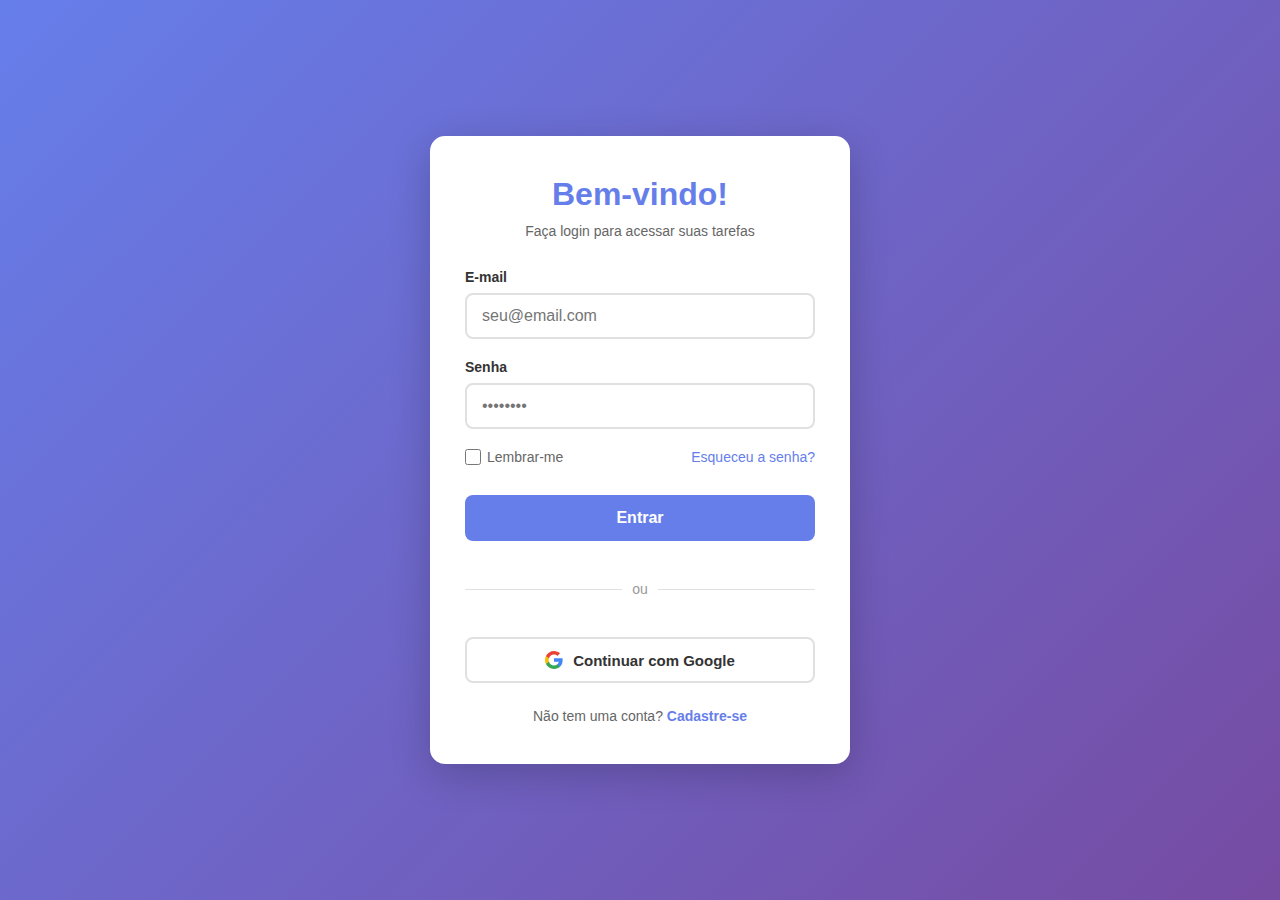
<file: frontend-development/client/index.html>
<!DOCTYPE html>
<html lang="pt-BR">
<head>
    <meta charset="UTF-8">
    <meta name="viewport" content="width=device-width, initial-scale=1.0">
    <title>Login - Todo List</title>
    <link rel="stylesheet" href="src/content/login/login.css">
</head>
<body>
    <header>

    </header>
    <div class="login-container">
        <div class="login-box">
            <h1>Bem-vindo!</h1>
            <p class="subtitle">Faça login para acessar suas tarefas</p>
            
            <form id="login-form">
                <div class="input-group">
                    <label for="email">E-mail</label>
                    <input 
                        type="email" 
                        id="email" 
                        placeholder="seu@email.com" 
                        required
                    >
                </div>

                <div class="input-group">
                    <label for="password">Senha</label>
                    <input 
                        type="password" 
                        id="password" 
                        placeholder="••••••••" 
                        required
                    >
                </div>

                <div class="options">
                    <label class="remember-me">
                        <input type="checkbox" id="remember">
                        <span>Lembrar-me</span>
                    </label>
                    <a href="#" class="forgot-password">Esqueceu a senha?</a>
                </div>

                <button type="submit" class="login-btn">Entrar</button>

                <div class="divider">
                    <span>ou</span>
                </div>

                <button type="button" class="google-btn">
                    <svg width="18" height="18" viewBox="0 0 18 18">
                        <path fill="#4285F4" d="M17.64 9.2c0-.637-.057-1.251-.164-1.84H9v3.481h4.844c-.209 1.125-.843 2.078-1.796 2.717v2.258h2.908c1.702-1.567 2.684-3.874 2.684-6.615z"/>
                        <path fill="#34A853" d="M9 18c2.43 0 4.467-.806 5.956-2.184l-2.908-2.258c-.806.54-1.837.86-3.048.86-2.344 0-4.328-1.584-5.036-3.711H.957v2.332C2.438 15.983 5.482 18 9 18z"/>
                        <path fill="#FBBC05" d="M3.964 10.707c-.18-.54-.282-1.117-.282-1.707s.102-1.167.282-1.707V4.961H.957C.347 6.175 0 7.55 0 9s.348 2.825.957 4.039l3.007-2.332z"/>
                        <path fill="#EA4335" d="M9 3.58c1.321 0 2.508.454 3.44 1.345l2.582-2.58C13.463.891 11.426 0 9 0 5.482 0 2.438 2.017.957 4.961L3.964 7.29C4.672 5.163 6.656 3.58 9 3.58z"/>
                    </svg>
                    Continuar com Google
                </button>
            </form>

            <p class="signup-link">
                Não tem uma conta? <a href="src/content/signup/signup.html">Cadastre-se</a>
            </p>
        </div>
    </div>

    <script src="src/content/login/login.js"></script>
</body>
</html>
</file>
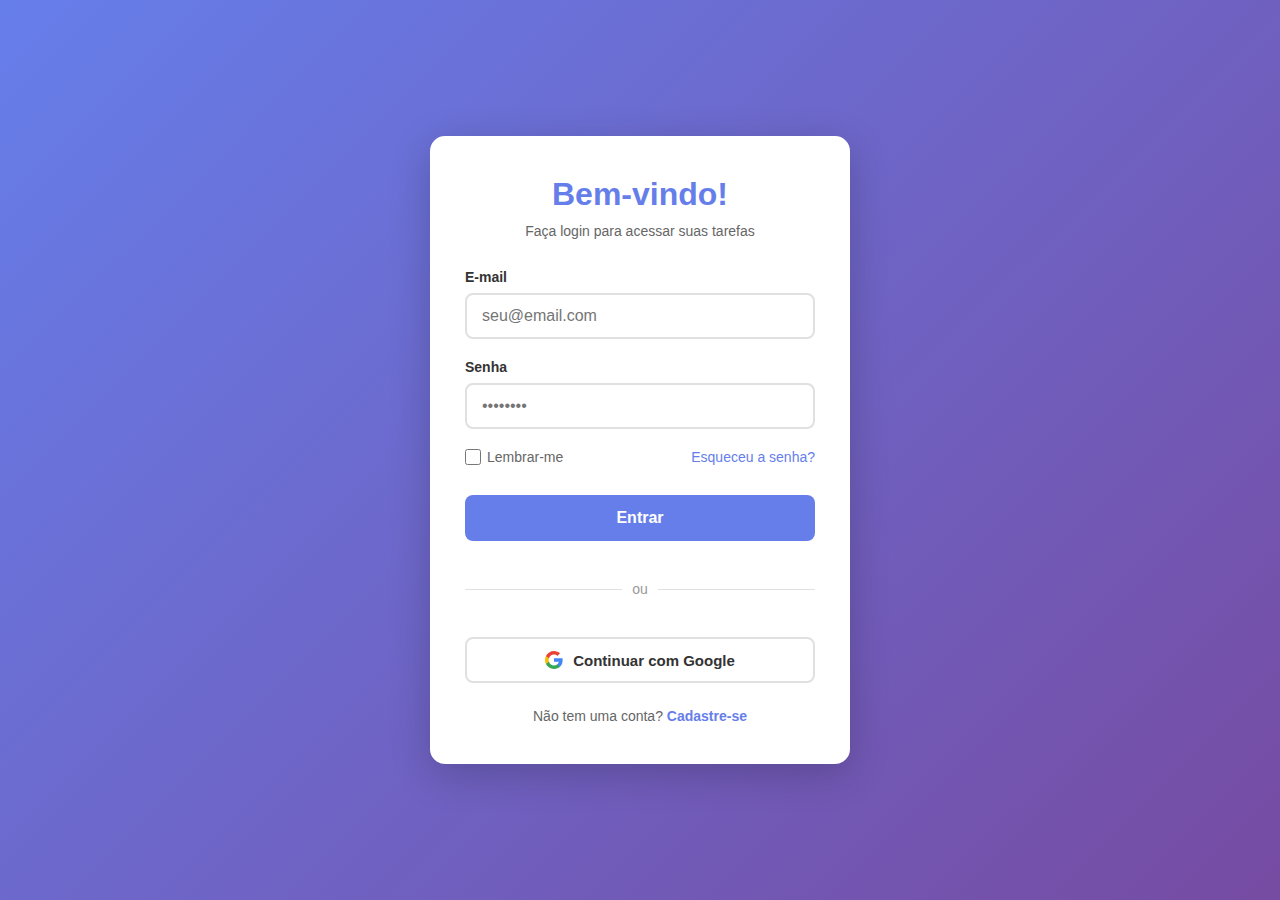
<file: frontend-development/client/src/content/login/login.html>
<!DOCTYPE html>
<html lang="pt-BR">
<head>
    <meta charset="UTF-8">
    <meta name="viewport" content="width=device-width, initial-scale=1.0">
    <title>Login - Todo List</title>
    <link rel="stylesheet" href="login.css">
</head>
<body>
    <div class="login-container">
        <div class="login-box">
            <h1>Bem-vindo!</h1>
            <p class="subtitle">Faça login para acessar suas tarefas</p>
            
            <form id="login-form">
                <div class="input-group">
                    <label for="email">E-mail</label>
                    <input 
                        type="email" 
                        id="email" 
                        placeholder="seu@email.com" 
                        required
                    >
                </div>

                <div class="input-group">
                    <label for="password">Senha</label>
                    <input 
                        type="password" 
                        id="password" 
                        placeholder="••••••••" 
                        required
                    >
                </div>

                <div class="options">
                    <label class="remember-me">
                        <input type="checkbox" id="remember">
                        <span>Lembrar-me</span>
                    </label>
                    <a href="#" class="forgot-password">Esqueceu a senha?</a>
                </div>

                <button type="submit" class="login-btn">Entrar</button>

                <div class="divider">
                    <span>ou</span>
                </div>

                <button type="button" class="google-btn">
                    <svg width="18" height="18" viewBox="0 0 18 18">
                        <path fill="#4285F4" d="M17.64 9.2c0-.637-.057-1.251-.164-1.84H9v3.481h4.844c-.209 1.125-.843 2.078-1.796 2.717v2.258h2.908c1.702-1.567 2.684-3.874 2.684-6.615z"/>
                        <path fill="#34A853" d="M9 18c2.43 0 4.467-.806 5.956-2.184l-2.908-2.258c-.806.54-1.837.86-3.048.86-2.344 0-4.328-1.584-5.036-3.711H.957v2.332C2.438 15.983 5.482 18 9 18z"/>
                        <path fill="#FBBC05" d="M3.964 10.707c-.18-.54-.282-1.117-.282-1.707s.102-1.167.282-1.707V4.961H.957C.347 6.175 0 7.55 0 9s.348 2.825.957 4.039l3.007-2.332z"/>
                        <path fill="#EA4335" d="M9 3.58c1.321 0 2.508.454 3.44 1.345l2.582-2.58C13.463.891 11.426 0 9 0 5.482 0 2.438 2.017.957 4.961L3.964 7.29C4.672 5.163 6.656 3.58 9 3.58z"/>
                    </svg>
                    Continuar com Google
                </button>
            </form>

            <p class="signup-link">
                Não tem uma conta? <a href="#">Cadastre-se</a>
            </p>
        </div>
    </div>

    <script src="login.js"></script>
</body>
</html>
</file>
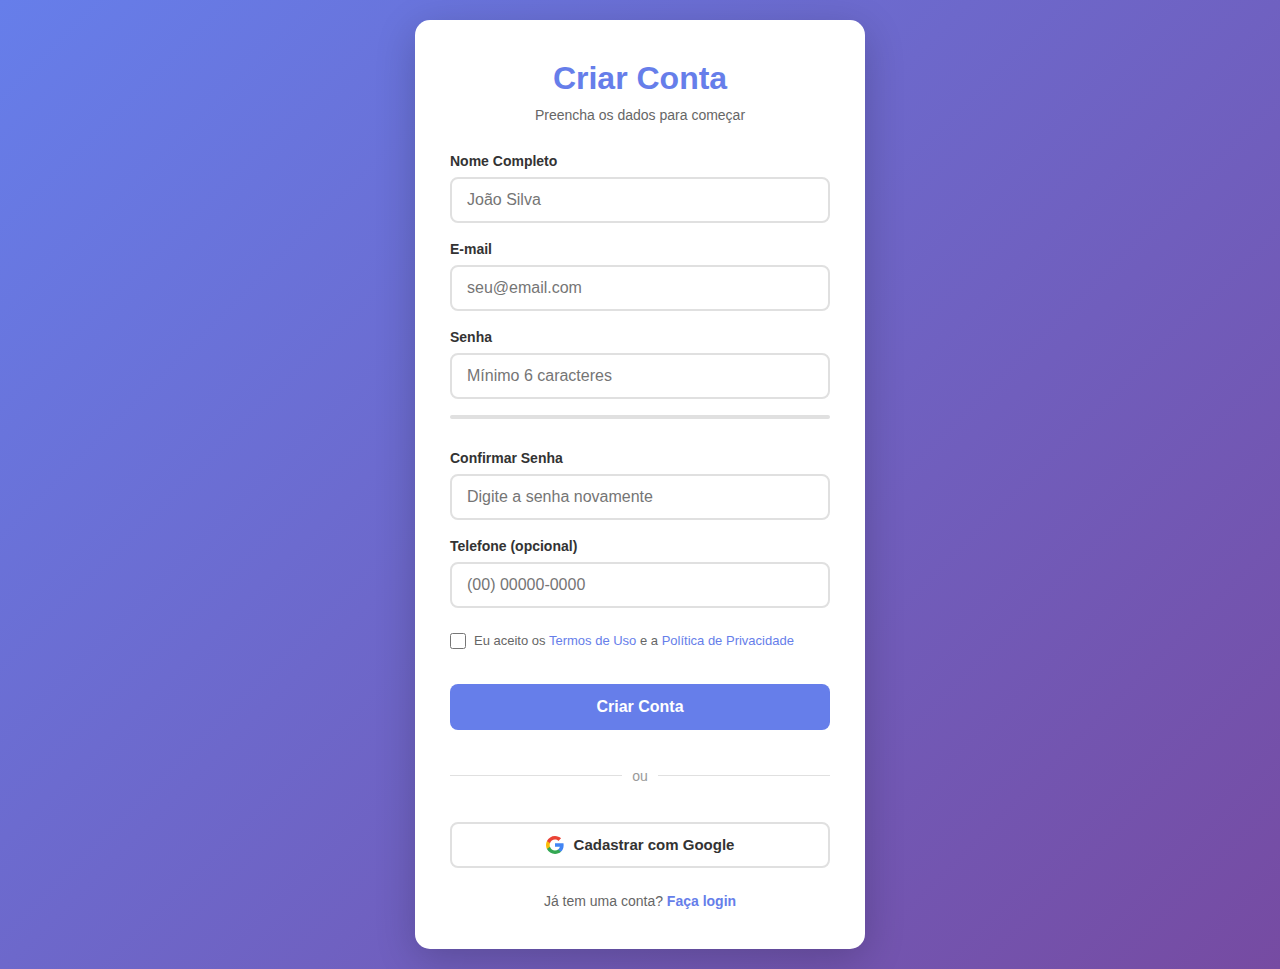
<file: frontend-development/client/src/content/signup/signup.html>
<!DOCTYPE html>
<html lang="pt-BR">
<head>
    <meta charset="UTF-8">
    <meta name="viewport" content="width=device-width, initial-scale=1.0">
    <title>Cadastro - Todo List</title>
    <link rel="stylesheet" href="signup.css">
</head>
<body>
    <div class="signup-container">
        <div class="signup-box">
            <h1>Criar Conta</h1>
            <p class="subtitle">Preencha os dados para começar</p>
            
            <form id="signup-form">
                <div class="input-group">
                    <label for="name">Nome Completo</label>
                    <input 
                        type="text" 
                        id="name" 
                        placeholder="João Silva" 
                        required
                    >
                </div>

                <div class="input-group">
                    <label for="email">E-mail</label>
                    <input 
                        type="email" 
                        id="email" 
                        placeholder="seu@email.com" 
                        required
                    >
                </div>

                <div class="input-group">
                    <label for="password">Senha</label>
                    <input 
                        type="password" 
                        id="password" 
                        placeholder="Mínimo 6 caracteres" 
                        required
                    >
                    <div class="password-strength">
                        <div class="strength-bar"></div>
                    </div>
                    <span class="strength-text"></span>
                </div>

                <div class="input-group">
                    <label for="confirm-password">Confirmar Senha</label>
                    <input 
                        type="password" 
                        id="confirm-password" 
                        placeholder="Digite a senha novamente" 
                        required
                    >
                </div>

                <div class="input-group">
                    <label for="phone">Telefone (opcional)</label>
                    <input 
                        type="tel" 
                        id="phone" 
                        placeholder="(00) 00000-0000"
                    >
                </div>

                <div class="terms-container">
                    <label class="terms-label">
                        <input type="checkbox" id="terms" required>
                        <span>Eu aceito os <a href="#">Termos de Uso</a> e a <a href="#">Política de Privacidade</a></span>
                    </label>
                </div>

                <button type="submit" class="signup-btn">Criar Conta</button>

                <div class="divider">
                    <span>ou</span>
                </div>

                <button type="button" class="google-btn">
                    <svg width="18" height="18" viewBox="0 0 18 18">
                        <path fill="#4285F4" d="M17.64 9.2c0-.637-.057-1.251-.164-1.84H9v3.481h4.844c-.209 1.125-.843 2.078-1.796 2.717v2.258h2.908c1.702-1.567 2.684-3.874 2.684-6.615z"/>
                        <path fill="#34A853" d="M9 18c2.43 0 4.467-.806 5.956-2.184l-2.908-2.258c-.806.54-1.837.86-3.048.86-2.344 0-4.328-1.584-5.036-3.711H.957v2.332C2.438 15.983 5.482 18 9 18z"/>
                        <path fill="#FBBC05" d="M3.964 10.707c-.18-.54-.282-1.117-.282-1.707s.102-1.167.282-1.707V4.961H.957C.347 6.175 0 7.55 0 9s.348 2.825.957 4.039l3.007-2.332z"/>
                        <path fill="#EA4335" d="M9 3.58c1.321 0 2.508.454 3.44 1.345l2.582-2.58C13.463.891 11.426 0 9 0 5.482 0 2.438 2.017.957 4.961L3.964 7.29C4.672 5.163 6.656 3.58 9 3.58z"/>
                    </svg>
                    Cadastrar com Google
                </button>
            </form>

            <p class="login-link">
                Já tem uma conta? <a href="../../../index.html">Faça login</a>
            </p>
        </div>
    </div>

    <script src="signup.js"></script>
</body>
</html>
</file>
<file: frontend-development/client/src/content/login/login.css>
/* Estilos gerais da página */
* {
    margin: 0;
    padding: 0;
    box-sizing: border-box;
}

body {
    font-family: 'Segoe UI', Tahoma, Geneva, Verdana, sans-serif;
    background: linear-gradient(135deg, #667eea 0%, #764ba2 100%);
    min-height: 100vh;
    display: flex;
    justify-content: center;
    align-items: center;
    padding: 20px;
}

/* Container principal do login */
.login-container {
    width: 100%;
    max-width: 420px;
}

.login-box {
    background: white;
    border-radius: 15px;
    box-shadow: 0 10px 40px rgba(0, 0, 0, 0.2);
    padding: 40px 35px;
    animation: slideIn 0.5s ease;
}

@keyframes slideIn {
    from {
        opacity: 0;
        transform: translateY(-20px);
    }
    to {
        opacity: 1;
        transform: translateY(0);
    }
}

/* Cabeçalho */
h1 {
    color: #667eea;
    text-align: center;
    margin-bottom: 10px;
    font-size: 2em;
}

.subtitle {
    text-align: center;
    color: #666;
    margin-bottom: 30px;
    font-size: 14px;
}

/* Formulário */
#login-form {
    display: flex;
    flex-direction: column;
    gap: 20px;
}

/* Grupos de input */
.input-group {
    display: flex;
    flex-direction: column;
    gap: 8px;
}

.input-group label {
    color: #333;
    font-size: 14px;
    font-weight: 600;
}

.input-group input {
    padding: 12px 15px;
    border: 2px solid #e0e0e0;
    border-radius: 8px;
    font-size: 16px;
    transition: border-color 0.3s;
}

.input-group input:focus {
    outline: none;
    border-color: #667eea;
}

/* Opções (lembrar-me e esqueceu senha) */
.options {
    display: flex;
    justify-content: space-between;
    align-items: center;
    font-size: 14px;
}

.remember-me {
    display: flex;
    align-items: center;
    gap: 6px;
    cursor: pointer;
    color: #666;
}

.remember-me input[type="checkbox"] {
    width: 16px;
    height: 16px;
    cursor: pointer;
    accent-color: #667eea;
}

.forgot-password {
    color: #667eea;
    text-decoration: none;
    transition: color 0.3s;
}

.forgot-password:hover {
    color: #5568d3;
    text-decoration: underline;
}

/* Botão de login */
.login-btn {
    padding: 14px;
    background: #667eea;
    color: white;
    border: none;
    border-radius: 8px;
    cursor: pointer;
    font-size: 16px;
    font-weight: bold;
    transition: background 0.3s;
    margin-top: 10px;
}

.login-btn:hover {
    background: #5568d3;
}

.login-btn:active {
    transform: scale(0.98);
}

/* Divisor */
.divider {
    display: flex;
    align-items: center;
    text-align: center;
    color: #999;
    margin: 20px 0;
}

.divider::before,
.divider::after {
    content: '';
    flex: 1;
    border-bottom: 1px solid #e0e0e0;
}

.divider span {
    padding: 0 10px;
    font-size: 14px;
}

/* Botão do Google */
.google-btn {
    display: flex;
    align-items: center;
    justify-content: center;
    gap: 10px;
    padding: 12px;
    background: white;
    color: #333;
    border: 2px solid #e0e0e0;
    border-radius: 8px;
    cursor: pointer;
    font-size: 15px;
    font-weight: 600;
    transition: all 0.3s;
}

.google-btn:hover {
    background: #f8f9fa;
    border-color: #667eea;
}

.google-btn:active {
    transform: scale(0.98);
}

/* Link de cadastro */
.signup-link {
    text-align: center;
    margin-top: 25px;
    color: #666;
    font-size: 14px;
}

.signup-link a {
    color: #667eea;
    text-decoration: none;
    font-weight: 600;
    transition: color 0.3s;
}

.signup-link a:hover {
    color: #5568d3;
    text-decoration: underline;
}

/* Responsividade */
@media (max-width: 480px) {
    .login-box {
        padding: 30px 25px;
    }

    h1 {
        font-size: 1.6em;
    }

    .options {
        flex-direction: column;
        gap: 12px;
        align-items: flex-start;
    }
}
</file>
<file: frontend-development/client/src/content/signup/signup.css>
/* Estilos gerais da página */
* {
    margin: 0;
    padding: 0;
    box-sizing: border-box;
}

body {
    font-family: 'Segoe UI', Tahoma, Geneva, Verdana, sans-serif;
    background: linear-gradient(135deg, #667eea 0%, #764ba2 100%);
    min-height: 100vh;
    display: flex;
    justify-content: center;
    align-items: center;
    padding: 20px;
}

/* Container principal do cadastro */
.signup-container {
    width: 100%;
    max-width: 450px;
}

.signup-box {
    background: white;
    border-radius: 15px;
    box-shadow: 0 10px 40px rgba(0, 0, 0, 0.2);
    padding: 40px 35px;
    animation: slideIn 0.5s ease;
}

@keyframes slideIn {
    from {
        opacity: 0;
        transform: translateY(-20px);
    }
    to {
        opacity: 1;
        transform: translateY(0);
    }
}

/* Cabeçalho */
h1 {
    color: #667eea;
    text-align: center;
    margin-bottom: 10px;
    font-size: 2em;
}

.subtitle {
    text-align: center;
    color: #666;
    margin-bottom: 30px;
    font-size: 14px;
}

/* Formulário */
#signup-form {
    display: flex;
    flex-direction: column;
    gap: 18px;
}

/* Grupos de input */
.input-group {
    display: flex;
    flex-direction: column;
    gap: 8px;
}

.input-group label {
    color: #333;
    font-size: 14px;
    font-weight: 600;
}

.input-group input {
    padding: 12px 15px;
    border: 2px solid #e0e0e0;
    border-radius: 8px;
    font-size: 16px;
    transition: border-color 0.3s;
}

.input-group input:focus {
    outline: none;
    border-color: #667eea;
}

/* Indicador de força da senha */
.password-strength {
    width: 100%;
    height: 4px;
    background: #e0e0e0;
    border-radius: 2px;
    margin-top: 8px;
    overflow: hidden;
}

.strength-bar {
    height: 100%;
    width: 0%;
    transition: all 0.3s ease;
    border-radius: 2px;
}

.strength-bar.weak {
    width: 33%;
    background: #ff6b6b;
}

.strength-bar.medium {
    width: 66%;
    background: #ffa500;
}

.strength-bar.strong {
    width: 100%;
    background: #51cf66;
}

.strength-text {
    font-size: 12px;
    margin-top: 5px;
    display: block;
}

.strength-text.weak {
    color: #ff6b6b;
}

.strength-text.medium {
    color: #ffa500;
}

.strength-text.strong {
    color: #51cf66;
}

/* Termos de uso */
.terms-container {
    margin: 5px 0;
}

.terms-label {
    display: flex;
    align-items: flex-start;
    gap: 8px;
    cursor: pointer;
    font-size: 13px;
    color: #666;
    line-height: 1.5;
}

.terms-label input[type="checkbox"] {
    width: 16px;
    height: 16px;
    margin-top: 2px;
    cursor: pointer;
    accent-color: #667eea;
    flex-shrink: 0;
}

.terms-label a {
    color: #667eea;
    text-decoration: none;
}

.terms-label a:hover {
    text-decoration: underline;
}

/* Botão de cadastro */
.signup-btn {
    padding: 14px;
    background: #667eea;
    color: white;
    border: none;
    border-radius: 8px;
    cursor: pointer;
    font-size: 16px;
    font-weight: bold;
    transition: background 0.3s;
    margin-top: 10px;
}

.signup-btn:hover {
    background: #5568d3;
}

.signup-btn:active {
    transform: scale(0.98);
}

.signup-btn:disabled {
    background: #ccc;
    cursor: not-allowed;
}

/* Divisor */
.divider {
    display: flex;
    align-items: center;
    text-align: center;
    color: #999;
    margin: 20px 0;
}

.divider::before,
.divider::after {
    content: '';
    flex: 1;
    border-bottom: 1px solid #e0e0e0;
}

.divider span {
    padding: 0 10px;
    font-size: 14px;
}

/* Botão do Google */
.google-btn {
    display: flex;
    align-items: center;
    justify-content: center;
    gap: 10px;
    padding: 12px;
    background: white;
    color: #333;
    border: 2px solid #e0e0e0;
    border-radius: 8px;
    cursor: pointer;
    font-size: 15px;
    font-weight: 600;
    transition: all 0.3s;
}

.google-btn:hover {
    background: #f8f9fa;
    border-color: #667eea;
}

.google-btn:active {
    transform: scale(0.98);
}

/* Link de login */
.login-link {
    text-align: center;
    margin-top: 25px;
    color: #666;
    font-size: 14px;
}

.login-link a {
    color: #667eea;
    text-decoration: none;
    font-weight: 600;
    transition: color 0.3s;
}

.login-link a:hover {
    color: #5568d3;
    text-decoration: underline;
}

/* Mensagem de erro */
.error-message {
    color: #ff6b6b;
    font-size: 13px;
    margin-top: 5px;
    animation: shake 0.3s;
}

@keyframes shake {
    0%, 100% { transform: translateX(0); }
    25% { transform: translateX(-5px); }
    75% { transform: translateX(5px); }
}

/* Mensagem de sucesso */
.success-message {
    background: #51cf66;
    color: white;
    padding: 15px;
    border-radius: 8px;
    text-align: center;
    margin-bottom: 20px;
    animation: slideIn 0.3s ease;
}

/* Responsividade */
@media (max-width: 480px) {
    .signup-box {
        padding: 30px 25px;
    }

    h1 {
        font-size: 1.6em;
    }

    #signup-form {
        gap: 15px;
    }
}
</file>
